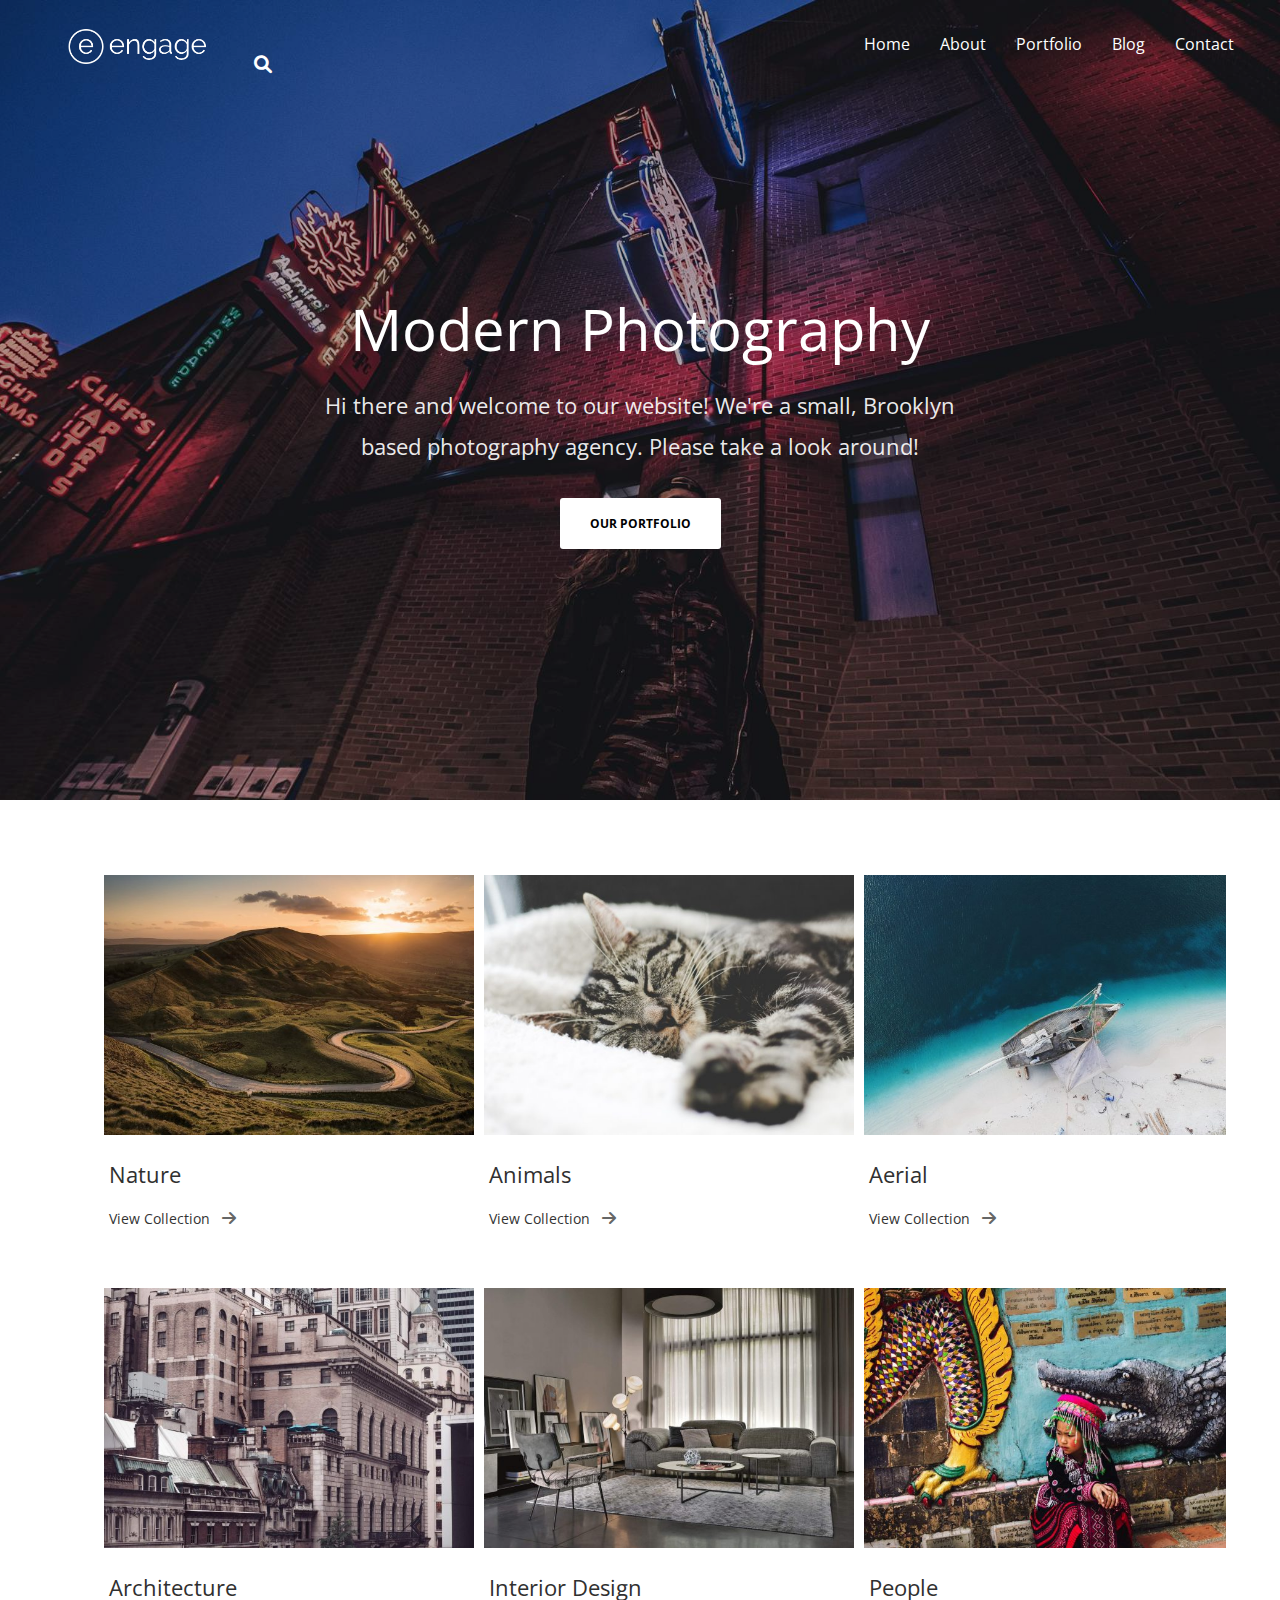
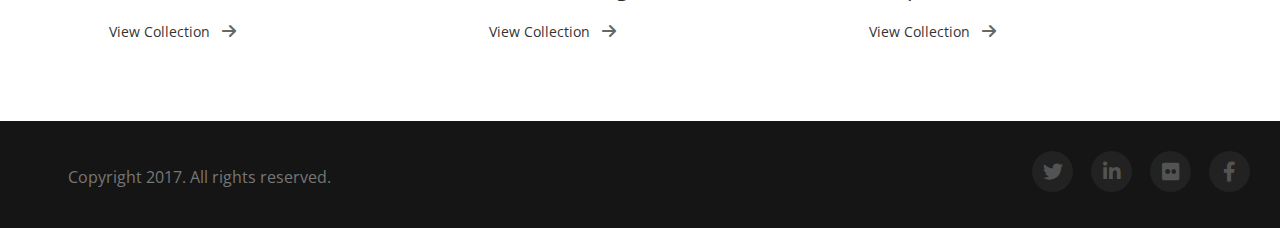
<file: index.html>
<!DOCTYPE html>
<html lang="en">
<head>
    <meta charset="UTF-8">
    <meta http-equiv="X-UA-Compatible" content="IE=edge">
    <meta name="viewport" content="width=device-width, initial-scale=1.0">
    <title>Modern Photgraphy</title>
    <!-- StyleSheet CSS -->
    <link rel="stylesheet" href="assets/css/photograph.css">
    <!-- Font Awesome V6.1 -->
    <link rel="stylesheet" href="assets/css/all.min.css">
    <!-- Media Query -->
    <link rel="stylesheet" href="assets/css/media-query-main.css">
</head>
<body class="body-main">
    <div class="header" id="home">
        <div class="overlay">
            <div class="navbar">
            <div class="logo">
                <a href="#home">
                    <img src="assets/images/logo-light.png" alt="logo picture for engage site"/>
                </a>
            </div>
            <div class="nav">
                <span>
                </span>
                <ul>
                    <li class="nav-list"><a href="index.html">Home</a></li>
                    <li class="nav-list"><a href="index-1.html">About</a></li>
                    <li class="nav-list"><a href="index-2.html">Portfolio</a></li>
                    <li class="nav-list"><a href="#">Blog</a></li>
                    <li class="nav-list"><a href="#">Contact</a></li>
                </ul>
                <div class="search">
                    <a href="#">
                        <i class="fa-solid fa-magnifying-glass"></i>
                    </a>
                </div>
            </div>
            </div>
            <div class="header-content">
                <h1>Modern Photography</h1>
                <p>Hi there and welcome to our website! We're a small, Brooklyn based photography agency. Please take a look around!</p>
                <button>
                    <a class="btn-a" href="index.html">Our PORTFOLIO</a>
                </button>
            </div>
        </div>
    </div>
    <div class="portfolio">
        <div class="container">
            <div class="pics-table">
                <div class="pic">
                    <img class="img-pic" src="assets/images/main-600x420.jpg" alt="picture for Nature of green mountains"/>
                    <h2 class="title-pic">Nature</h2>
                    <div class="collection">
                        <a href="#">View Collection </a>
                        <i class="fa-solid fa-arrow-right"></i>
                    </div>
                </div>
                <div class="pic">
                    <img class="img-pic" src="assets/images/photo-1493548578639-b0c241186eb0-600x420.jpeg" alt="picture for sleeping cat"/>
                    <h2 class="title-pic">Animals</h2>
                    <div class="collection">
                        <a href="#">View Collection </a>
                        <i class="fa-solid fa-arrow-right"></i>
                    </div>
                </div>
                <div class="pic">
                    <img class="img-pic" src="assets/images/main2-600x420.jpg" alt="picture for aerial of a boat on a sea beach"/>
                    <h2 class="title-pic">Aerial</h2>
                    <div class="collection">
                        <a href="#">View Collection </a>
                        <i class="fa-solid fa-arrow-right"></i>
                    </div>
                </div>
                <div class="pic">
                    <img class="img-pic" src="assets/images/ben-coles-279836-600x420.jpg" alt="picture for Architecture of white buildings"/>
                    <h2 class="title-pic">Architecture</h2>
                    <div class="collection">
                        <a href="#">View Collection </a>
                        <i class="fa-solid fa-arrow-right"></i>
                    </div>
                </div>
                <div class="pic">
                    <img class="img-pic" src="assets/images/crazy-diamond-fabric-sofa-arketipo-278592-reld5714d6d-600x420.jpg" alt="picture for Interior Design in a home"/>
                    <h2 class="title-pic">Interior Design</h2>
                    <div class="collection">
                        <a href="#">View Collection </a>
                        <i class="fa-solid fa-arrow-right"></i>
                    </div>
                </div>
                <div class="pic">
                    <img class="img-pic" src="assets/images/dani-alaez-260850-600x420.jpg" alt="picture for a girl sits"/>
                    <h2 class="title-pic">People</h2>
                    <div class="collection">
                        <a href="#">View Collection </a>
                        <i class="fa-solid fa-arrow-right"></i>
                    </div>
                </div>
            </div>
        </div>
    </div>
    <div class="social">
        <div class="container">
            <div class="copyright">
                <p>Copyright 2017. All rights reserved.</p>
            </div>
            <div >
                <span>
                </span>
                <ul class="social-cites">
                    <li class="social-list">
                        <i class="fa-brands fa-facebook-f"></i>
                    </li>
                    <li class="social-list">
                        <i class="fa-brands fa-flickr"></i>
                    </li>
                    <li class="social-list">
                        <i class="fa-brands fa-linkedin-in"></i>
                    </li>
                    <li class="social-list">
                        <i class="fa-brands fa-twitter"></i>
                    </li>
                </ul>
                <div class="clrfix"></div>
            </div>
        </div>
    </div>
</body>
</html>
</file>
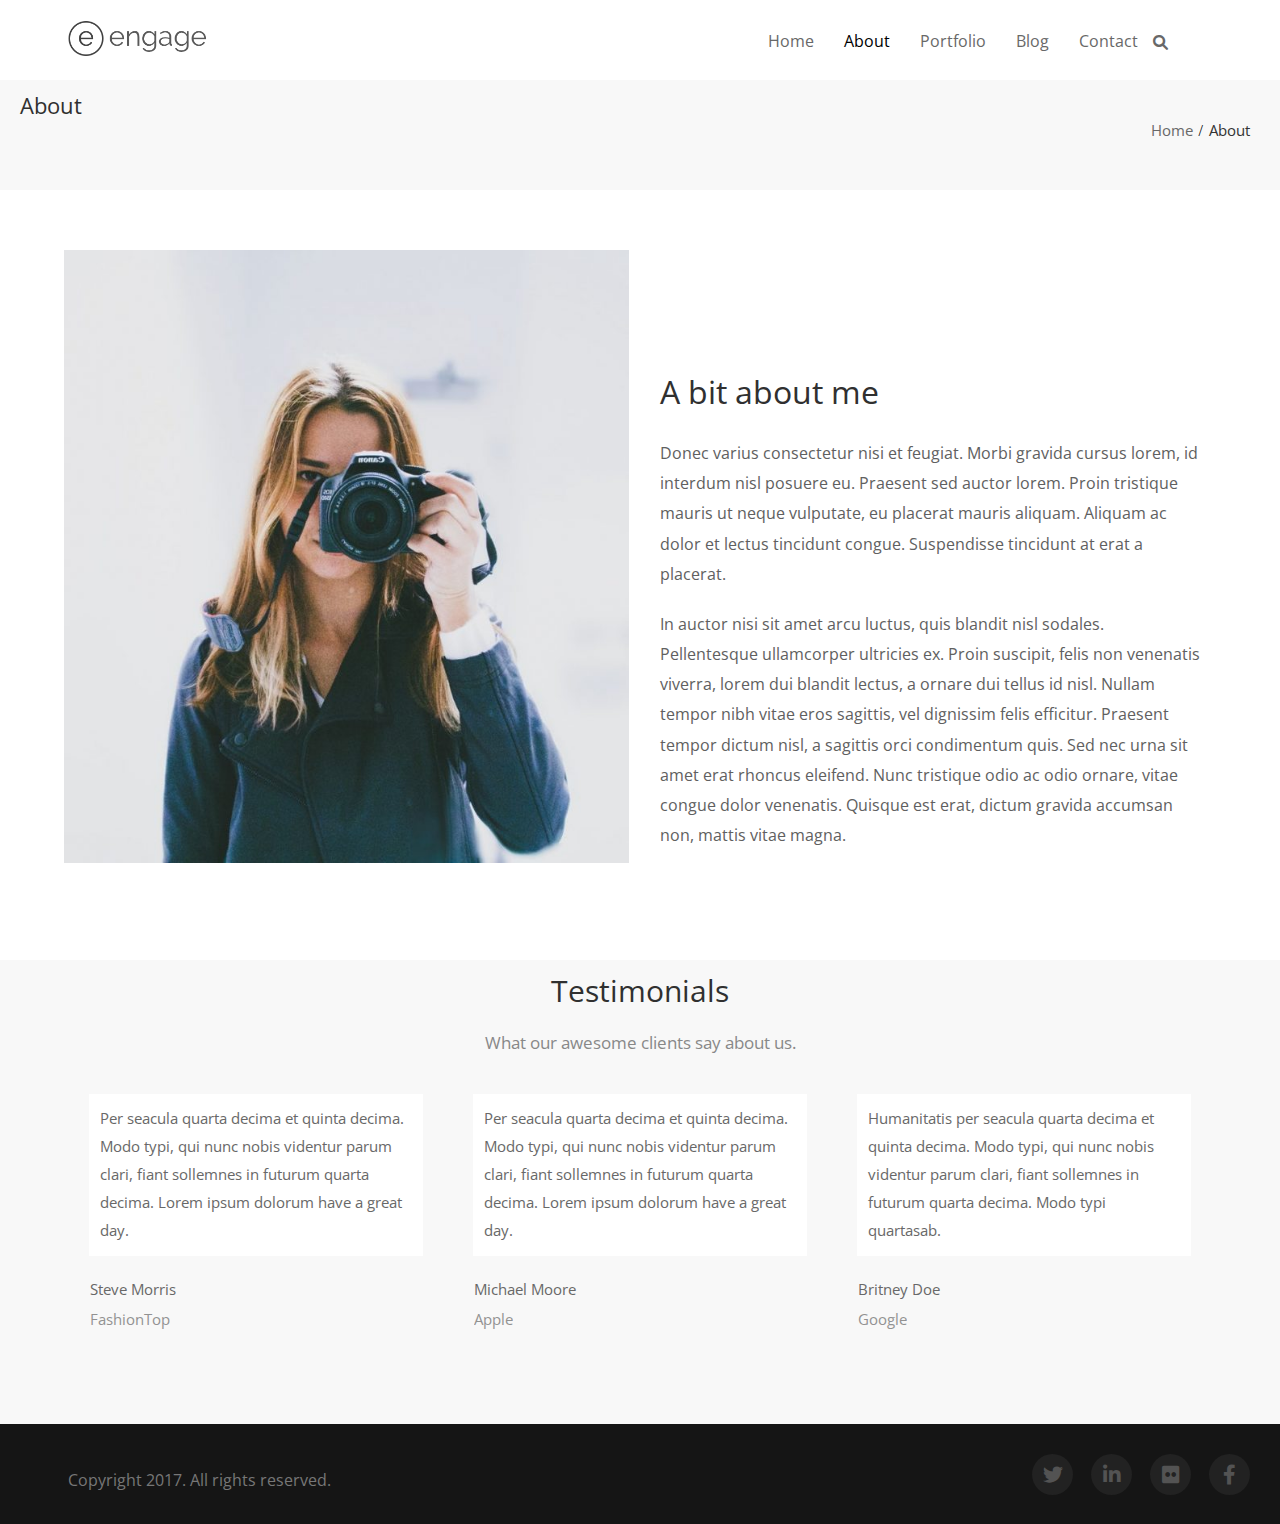
<file: index-1.html>
<!DOCTYPE html>
<html lang="en">
<head>
    <meta charset="UTF-8">
    <meta http-equiv="X-UA-Compatible" content="IE=edge">
    <meta name="viewport" content="width=device-width, initial-scale=1.0">
    <title>About Section</title>
    <!-- StyleSheet CSS -->
    <link rel="stylesheet" href="assets/css/photograph.css">
    <link rel="stylesheet" href="assets/css/portfolio.css">
    <link rel="stylesheet" href="assets/css/about.css">
    <!-- Font Awesome V6.1 -->
    <link rel="stylesheet" href="assets/css/all.min.css">
    <!-- Media Query -->
    <link rel="stylesheet" href="assets/css/media-query-about.css">

</head>
<body class="body-a">
    <div class="overflow">
        <div class="naviiii">
            <div class="navbar">
                <div class="logo">
                    <a href="#home">
                        <img src="assets/images/logo-dark.png" alt="logo picture for engage site"/>
                    </a>
                </div>
                <div class="nav">
                    <span>
                    </span>
                    <ul>
                        <li class="nav-list"><a href="index.html">Home</a></li>
                        <li class="nav-list"><a style="color:black" href="index-1.html">About</a></li>
                        <li class="nav-list"><a href="index-2.html">Portfolio</a></li>
                        <li class="nav-list"><a href="#">Blog</a></li>
                        <li class="nav-list"><a href="#">Contact</a></li>
                    </ul>
                    <div class="search">
                        <a href="#">
                            <i class="fa-solid fa-magnifying-glass"></i>
                        </a>
                    </div>
                </div>
            </div>
        </div>
        <div class="header-a">
            <div class="header-content-a">
                <h1>About</h1>
            </div>
            <div class="home-about">
                <a href="index.html">Home</a>
                <p class="dash">/</p>
                <a class="a-about" href="index-1.html">About</a>
            </div>
        </div>
        <div class="about">
            <div class="container">
                <div class="img-a">
                    <img src="assets/images/author-700x760.jpg" alt="Picture for girl holding camera"/>
                </div>
                <div class="about-content">
                    <h2>A bit about me</h2>
                    <p class="p1">Donec varius consectetur nisi et feugiat. Morbi gravida cursus lorem, id interdum nisl posuere eu. Praesent sed auctor lorem. Proin tristique mauris ut neque vulputate, eu placerat mauris aliquam. Aliquam ac dolor et lectus tincidunt congue. Suspendisse tincidunt at erat a placerat.</p>
                    <p class="p2">In auctor nisi sit amet arcu luctus, quis blandit nisl sodales. Pellentesque ullamcorper ultricies ex. Proin suscipit, felis non venenatis viverra, lorem dui blandit lectus, a ornare dui tellus id nisl. Nullam tempor nibh vitae eros sagittis, vel dignissim felis efficitur. Praesent tempor dictum nisl, a sagittis orci condimentum quis. Sed nec urna sit amet erat rhoncus eleifend. Nunc tristique odio ac odio ornare, vitae congue dolor venenatis. Quisque est erat, dictum gravida accumsan non, mattis vitae magna.</p>
                </div>
            </div>
        </div>
        <div class="testim">
            <div class="container">
                <div class="testim-content">
                    <h2>Testimonials</h2>
                    <p>What our awesome clients say about us.</p>
                </div>
                <div class="testim-parts">
                    <div class="testim-part">
                        <div class="testim-p">
                            <p>Per seacula quarta decima et quinta decima. Modo typi, qui nunc nobis videntur parum clari, fiant sollemnes in futurum quarta decima. Lorem ipsum dolorum have a great day.</p>
                        </div>
                        <div class="testim-n">
                            <h3>Steve Morris</h3>
                            <h4>FashionTop</h4>
                        </div>
                    </div>
                      <!--  -->
                    <div class="testim-part">
                        <div class="testim-p">
                            <p>Per seacula quarta decima et quinta decima. Modo typi, qui nunc nobis videntur parum clari, fiant sollemnes in futurum quarta decima. Lorem ipsum dolorum have a great day.</p>
                        </div>
                        <div class="testim-n">
                            <h3>Michael Moore</h3>
                            <h4>Apple</h4>
                        </div>
                    </div>
                      <!--  -->
                    <div class="testim-part">
                        <div class="testim-p">
                            <p>Humanitatis per seacula quarta decima et quinta decima. Modo typi, qui nunc nobis videntur parum clari, fiant sollemnes in futurum quarta decima. Modo typi quartasab.</p>
                        </div>
                        <div class="testim-n">
                            <h3>Britney Doe</h3>
                            <h4>Google</h4>
                        </div>
                    </div>
                </div>

            </div>
            
        </div>
        <div class="social">
            <div class="copyright">
                <p>Copyright 2017. All rights reserved.</p>
            </div>
            <div class="social-cites">
                <span>
                </span>
                <ul>
                    <li class="social-list">
                        <i class="fa-brands fa-facebook-f"></i>
                    </li>
                    <li class="social-list">
                        <i class="fa-brands fa-flickr"></i>
                    </li>
                    <li class="social-list">
                        <i class="fa-brands fa-linkedin-in"></i>
                    </li>
                    <li class="social-list">
                        <i class="fa-brands fa-twitter"></i>
                    </li>
                </ul>
            </div>
        </div>
    </div>  
</body>
</html>
</file>
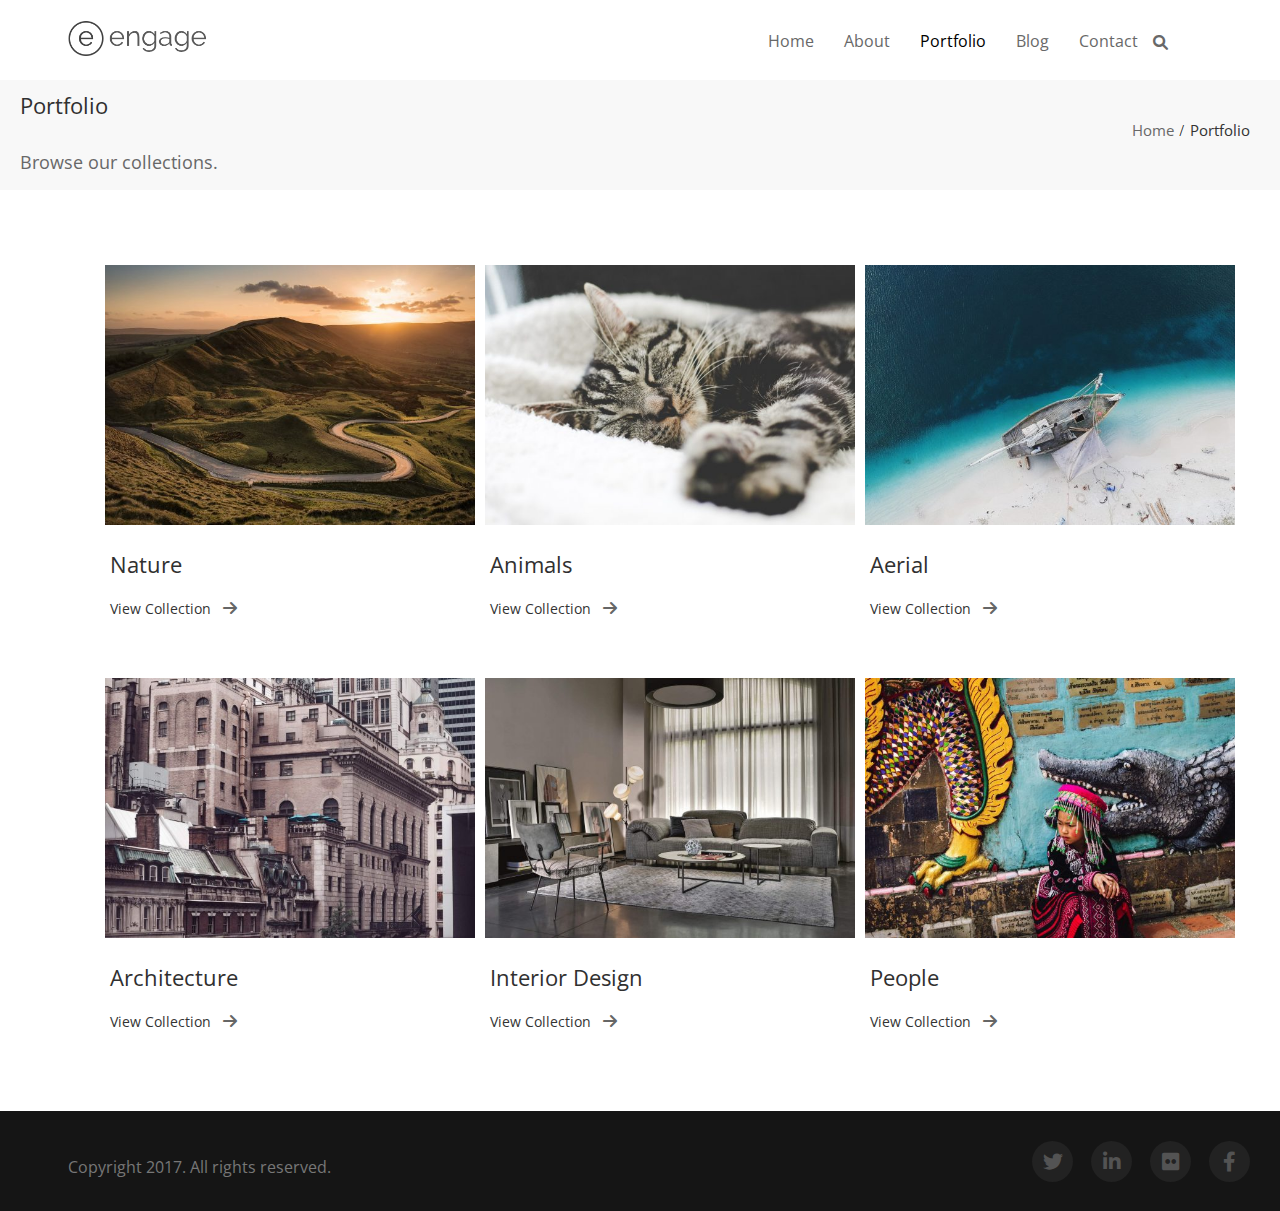
<file: index-2.html>
<!DOCTYPE html>
<html lang="en">
<head>
    <meta charset="UTF-8">
    <meta http-equiv="X-UA-Compatible" content="IE=edge">
    <meta name="viewport" content="width=device-width, initial-scale=1.0">
    <title>Portfolio Section</title>
    <!-- StyleSheet CSS -->
    <link rel="stylesheet" href="assets/css/photograph.css">
    <link rel="stylesheet" href="assets/css/portfolio.css">
    <!-- Font Awesome V6.1 -->
    <link rel="stylesheet" href="assets/css/all.min.css">
    <!-- Media Query -->
    <link rel="stylesheet" href="assets/css/media-query-portfolio.css">
</head>
<body class="body-p">
    <div class="overflow">
        <div class="naviiii">
            <div class="navbar">
                <div class="logo">
                    <a href="#home">
                        <img src="assets/images/logo-dark.png" alt="logo picture for engage site"/>
                    </a>
                </div>
                <div class="nav">
                    <span>
                    </span>
                    <ul>
                        <li class="nav-list"><a href="index.html">Home</a></li>
                        <li class="nav-list"><a href="index-1.html">About</a></li>
                        <li class="nav-list"><a style="color:black" href="index-2.html">Portfolio</a></li>
                        <li class="nav-list"><a href="#">Blog</a></li>
                        <li class="nav-list"><a href="#">Contact</a></li>
                    </ul>
                    <div class="search">
                        <a href="#">
                            <i class="fa-solid fa-magnifying-glass"></i>
                        </a>
                    </div>
                </div>
            </div>
        </div>
        <div class="header-p">
            <div class="header-content-p">
                <h1>Portfolio</h1>
                <p>Browse our collections.</p>
            </div>
            <div class="home-portfolio">
                <a href="index.html">Home</a>
                <p class="dash">/</p>
                <a class="a-portfolio" href="index-2.html">Portfolio</a>
            </div>
        </div>
        <div class="portfolio">
            <div class="pics-table">
                <div class="pic">
                    <img class="img-pic" src="assets/images/main-600x420.jpg" alt="picture for Nature of green mountains"/>
                    <h2 class="title-pic">Nature</h2>
                    <div class="collection">
                        <a href="#">View Collection </a>
                        <i class="fa-solid fa-arrow-right"></i>
                    </div>
                </div>
                <div class="pic">
                    <img class="img-pic" src="assets/images/photo-1493548578639-b0c241186eb0-600x420.jpeg" alt="picture for sleeping cat"/>
                    <h2 class="title-pic">Animals</h2>
                    <div class="collection">
                        <a href="#">View Collection </a>
                        <i class="fa-solid fa-arrow-right"></i>
                    </div>
                </div>
                <div class="pic">
                    <img class="img-pic" src="assets/images/main2-600x420.jpg" alt="picture for aerial of a boat on a sea beach"/>
                    <h2 class="title-pic">Aerial</h2>
                    <div class="collection">
                        <a href="#">View Collection </a>
                        <i class="fa-solid fa-arrow-right"></i>
                    </div>
                </div>
                <div class="pic">
                    <img class="img-pic" src="assets/images/ben-coles-279836-600x420.jpg" alt="picture for Architecture of white buildings"/>
                    <h2 class="title-pic">Architecture</h2>
                    <div class="collection">
                        <a href="#">View Collection </a>
                        <i class="fa-solid fa-arrow-right"></i>
                    </div>
                </div>
                <div class="pic">
                    <img class="img-pic" src="assets/images/crazy-diamond-fabric-sofa-arketipo-278592-reld5714d6d-600x420.jpg" alt="picture for Interior Design in a home"/>
                    <h2 class="title-pic">Interior Design</h2>
                    <div class="collection">
                        <a href="#">View Collection </a>
                        <i class="fa-solid fa-arrow-right"></i>
                    </div>
                </div>
                <div class="pic">
                    <img class="img-pic" src="assets/images/dani-alaez-260850-600x420.jpg" alt="picture for a girl sits"/>
                    <h2 class="title-pic">People</h2>
                    <div class="collection">
                        <a href="#">View Collection </a>
                        <i class="fa-solid fa-arrow-right"></i>
                    </div>
                </div>
            </div>
        </div>
        <div class="social">
            <div class="copyright">
                <p>Copyright 2017. All rights reserved.</p>
            </div>
            <div class="social-cites">
                <span>
                </span>
                <ul>
                    <li class="social-list">
                        <i class="fa-brands fa-facebook-f"></i>
                    </li>
                    <li class="social-list">
                        <i class="fa-brands fa-flickr"></i>
                    </li>
                    <li class="social-list">
                        <i class="fa-brands fa-linkedin-in"></i>
                    </li>
                    <li class="social-list">
                        <i class="fa-brands fa-twitter"></i>
                    </li>
                </ul>
            </div>
        </div>
    </div>
</body>
</html>
</file>
<file: assets/css/photograph.css>
@import url('https://fonts.googleapis.com/css2?family=Open+Sans&display=swap');
@import url('https://fonts.googleapis.com/css2?family=Open+Sans:wght@700&display=swap');

*{
    margin: 0px;
    padding: 0px;
}
/*----------Body----------*/
body{
    height:1000px;
}
.overlay{
    background-color: rgba(0,0,0,0.3);
    height: 800px;
    position: absolute;
    top:0;
    bottom:0;
    left:0;
    right:0;
}
/*----------navbar----------*/
/*logo*/
.navbar .logo{
    float:left;
    width:20%;
}
.navbar .logo img{
    height:37px;
    padding-top:28px;
    padding-left: 68px;
}
/*nav*/
.navbar .nav{
    float:right;
    width: 75%;
    margin-right: 64px;
    padding-top:33px;
}
.navbar .nav span{
    float:left;
    content:'';
    color:transparent;
    background-color: transparent;
    height:20px;
    width:595px;
}
.navbar .nav .search{
    padding-top:4px;
}
a i{
    color:white;
    font-size: 18px;
    font-weight: 100;
}
ul{
    list-style-type: none;
}
.navbar .nav .nav-list{
    float:left;
    padding-left: 15px;
    padding-right: 15px;
}
.navbar .nav .nav-list a{
    color:white;
    text-decoration: none;
    font-size: 16px;
    font-family: 'Open Sans', sans-serif;
    font-weight: 400;
}
/*----------Header----------*/
.header{
    background-image: url('../images/redd-angelo-252496.jpg');
    background-position-x: 50%;
    background-position-y: 0%;
    background-repeat: no-repeat;
    height:800px;
    width:100%;
    background-size: cover;
    background-repeat: no-repeat;
    overflow: hidden;
}
.header-content{
    text-align: center;
    padding-top: 309px;
}
.header-content h1{
    color:rgb(255, 255, 255);
    font-size: 58px;
    font-family: 'Open Sans', sans-serif;
    font-weight: 400;
    line-height: 40.92px;
    margin-bottom: 35px;
}
.header-content p{
    color:rgba(255, 255, 255, 0.92);
    font-size: 22px;
    font-family: 'Open Sans', sans-serif;
    font-weight: 400;
    line-height: 40.92px;
    padding-left: 320px;
    padding-right: 320px;
    margin-bottom: 31px;
}
.header-content button{
    cursor:pointer;
    padding:15px 28px;
    border-radius: 3px;
    border:2px solid transparent;
    background-color: white;
    
}
.btn-a{
    text-decoration: none;
    color:black;
    font-size: 12px;
    font-family: 'Open Sans', sans-serif;
    font-weight: 700;
    text-transform: uppercase;
}
/* Portfolio */
.portfolio{
    padding-bottom:50px;
    background-color: white;
    overflow: hidden;
    padding-left: 40px;
    padding-right: 40px;
}
.portfolio .container{
    overflow: hidden;
    width:96%;
    margin: auto;
}
.pics-table{
    width:100%;
    background-color: white;
    margin:50px 10px;
}
.pics-table .pic{
    float:left;
    margin:30px 20px;
    box-sizing: border-box;
}
.pics-table .pic .img-pic{
    width:370px;
    height:260px;
    cursor: pointer;
    margin-bottom:20px;
    margin-right: 10px;
    margin-left: 10px;
}
.pics-table .pic .img-pic img{
    width:100%;
    height:100%;
}
.pics-table .pic .title-pic{
    color:rgb(48, 48, 48);
    cursor: pointer;
    font-size: 22px;
    font-family: 'Open Sans', sans-serif;
    font-weight: 400;
    margin-left:10px;
    margin-bottom:20px;
}
.pics-table .pic .collection a{
    text-decoration: none;
    color:rgb(51, 51, 51);
    cursor: pointer;
    margin-left:10px;
    display: inline-block;
    background-color: rgba(0, 0, 0, 0);
    font-size: 14px;
    font-family: 'Open Sans', sans-serif;
    font-weight: 400;
}
.pics-table .pic .collection i{
    color:rgb(102, 102, 102);
    margin:0px 0px 0px 8px;
}
/*---------Social-----------*/
.social{
    background-color: rgb(21, 21, 21);
    overflow: hidden;
}
.social .container{
    overflow: hidden;
    margin-bottom:0px;
    height:107px;
}
.social .copyright{
    float:left;
    width:50%;
    color:rgb(119, 119, 119);
    padding-left:68px;
    padding-top:45px;
}
.copyright p{
    font-size: 16px;
    font-family: 'Open Sans', sans-serif;
    font-weight: 400;
}
ul{
    list-style-type: none;
}

.social .social-cites span{
    float:left;
    content:'';
    color:transparent;
    background-color: transparent;
    height:20px;
    width:345px;
    margin-top:50px;
}
.social .social-cites .social-list{
    float:left;
    margin-top:40px;
    margin-left:8px;
}
.social .social-cites .social-list i{
    color:rgb(83, 83, 83);
    background-color: #222222;
    font-size: 20px;
    font-weight: 400;
    line-height: 25px;
    width:25px;
    height: 25px;
    padding: 8px;
    border-radius: 100%;
    text-align: center;
}
</file>
<file: assets/css/media-query-main.css>
/* Extra small devices (portrait phones, less than 576px) */
@media screen and (max-width: 575px) {
/*logo*/
.navbar .logo{
    float:none;
    width:30%;
    margin:0px 35%;
}
.navbar .logo img{
    height:30px;
    padding-top: 10px;
    padding-left: 0px;
}
/*nav*/
.navbar .nav{
    float:none;
    width: 100%;
    margin-left: 0px;
    padding-top:10px;
}
.navbar .nav span{
    height:0px;
    width:0px;
}
.navbar .nav .search{
    float: none;
    padding-top:2px;
    padding-left:0px;
}
a i{
    font-size: 10px;
}
.navbar .nav .nav-list{
    padding-left: 8px;
    padding-right: 8px;
}
.navbar .nav .nav-list a{
    font-size: 15px;
}
/*----------Header----------*/
.header-content{
    padding-top: 150px;
}
.header-content h1{
    font-size: 32px;
    margin-bottom: 20px;
}
.header-content p{
    font-size: 16px;
    width:90%;
    margin: auto;
    line-height: 20px;
    padding-left: 10px;
    padding-right: 10px;
    margin-bottom: 150px;
}
.header-content button{
    padding:10px 20px; 
}
.btn-a{
    font-size: 10px;
}
/* Portfolio */
.portfolio{
    padding-left: 20px;
    padding-right: 20px;
}
.pics-table{
    margin:15px 0px;
}
.pics-table .pic{
    margin:20px 0px;
}
.pics-table .pic .img-pic{
    margin: auto;
    margin-bottom:0px;
    margin-right: 0px;
    margin-left: 0px;
}
.pics-table .pic .title-pic{
    font-size: 15px;
    margin-left:0px;
    margin-bottom:5px;
}
.pics-table .pic .collection a{
    margin-left:0px;
    font-size: 12px;
}
.pics-table .pic .collection i{
    margin:5px 0px 0px 8px;
}
/*---------Social-----------*/
.social .copyright{
    overflow: hidden;
    float:none;
    width:100%;
    padding-left:0px;
    padding-top:20px;
}
.copyright p{
    font-size: 12px;
    text-align: center;
    margin-bottom: 20px;
}
.social .social-cites span{
    float:none;
    height:0px;
    width:0px;
    margin-top:0px;
}
.social .social-cites{
    float:none;
    width:50%;
    margin: auto;
    overflow: hidden;
}
.social .social-cites .social-list{
    float:left;
    margin-top:0px;
}
.social .social-cites .social-list i{
    font-size: 12px;
    line-height: 15px;
    width:15px;
    height: 15px;
    padding: 5px;
}
}
/* Small devices (landscape phones, 576px and up)----------------------------------*/
@media screen and (min-width: 576px) and (max-width:766px) {
/*logo*/ 
.navbar .logo{
    float:none;
    width:20%;
    margin:auto;
}
.navbar .logo img{
    height:30px;
    padding-top: 10px;
    padding-left: 0px;
}
/*nav*/
.navbar .nav{
    float:none;
    width: 58%;
    margin: auto;
    padding-top:10px;
}
.navbar .nav span{
    height:0px;
    width:0px;
}
.navbar .nav .search{
    float: none;
    padding-top:2px;
    padding-left:0px;
}
a i{
    font-size: 10px;
}
.navbar .nav .nav-list{
    padding-left: 8px;
    padding-right: 8px;
}
.navbar .nav .nav-list a{
    font-size: 15px;
}
/*----------Header----------*/
.header-content{
    padding-top: 100px;
}
.header-content h1{
    font-size: 32px;
    margin-bottom: 35px;
}
.header-content p{
    font-size: 18px;
    width:65%;
    margin: auto;
    line-height: 25px;
    padding-left: 10px;
    padding-right: 10px;
    margin-bottom: 160px;
}
.header-content button{
    padding:10px 20px; 
}
.btn-a{
    font-size: 12px;
}
/* Portfolio */
.portfolio{
    padding-left: 15px;
    padding-right: 15px;
}
.pics-table{
    margin:40px 20px 0px;
}
.pics-table .pic{
    margin:50px 0px 10px 0px;
    display: inline-block;
    margin:auto;
    width:100%;
}
.pics-table .pic .img-pic{
    margin: auto;
    margin-bottom:0px;
    margin-right: 0px;
    margin-left: 0px;
    width:90%;

}
.pics-table .pic .title-pic{
    font-size: 18px;
    margin-left:0px;
    margin-bottom:5px;
}
.pics-table .pic .collection a{
    margin-left:0px;
    font-size: 13px;
    margin-bottom: 40px;
}
.pics-table .pic .collection i{
    margin:5px 0px 0px 8px;
}
/*---------Social-----------*/
.social .copyright{
    float:none;
    width:100%;
    padding-left:0px;
    padding-top:20px;
}
.copyright p{
    font-size: 14px;
    text-align: center;
    margin-bottom: 20px;
}
.social .social-cites span{
    float:none;
    height:0px;
    width:0px;
    margin-top:0px;
}
.social .social-cites{
    text-align: center;
    float:none;
    width:23%;
    margin: auto;
    overflow: hidden;
}
.social .social-cites .social-list{
    float:left;
    margin-top:0px;
}
.social .social-cites .social-list i{
    font-size: 15px;
    line-height: 18px;
    width:18px;
    height: 18px;
    padding: 5px;
}
}
/* Medium devices (tablets, 768px and up)----------------------*/
@media screen and (min-width: 767px) and (max-width:991px) {
    /*logo*/ 
    .navbar .logo{
        float:left;
        width:20%;
        margin:auto;
    }
    .navbar .logo img{
        height:30px;
        padding-top: 20px;
        padding-left: 10px;
    }
    /*nav*/
    .navbar .nav{
        float:right;
        width: 45%;
        margin: auto;
        padding-top:25px;
    }
    .navbar .nav span{
        height:0px;
        width:0px;
    }
    .navbar .nav .search{
        float: none;
        padding-top:2px;
        padding-left:0px;
    }
    a i{
        font-size: 10px;
    }
    .navbar .nav .nav-list{
        padding-left: 8px;
        padding-right: 8px;
    }
    .navbar .nav .nav-list a{
        font-size: 15px;
    }
    /*----------Header----------*/
    .header-content{
        padding-top: 200px;
    }
    .header-content h1{
        font-size: 32px;
        margin-bottom: 55px;
    }
    .header-content p{
        font-size: 22px;
        width:60%;
        margin: auto;
        line-height: 25px;
        padding-left: 10px;
        padding-right: 10px;
        margin-bottom: 150px;
    }
    .header-content button{
        padding:10px 20px; 
    }
    .btn-a{
        font-size: 12px;
    }
    /* Portfolio */
    .portfolio{
        padding-left: 0px;
        padding-right: 0px;
    }
    .pics-table{
        margin:50px 40px 0px 40px;
    }
    .pics-table .pic{
        float:left;
        margin:0px 0px 0px 0px;
        width:30%;
        margin:auto;
    }
    .pics-table .pic .img-pic{
        margin: auto;
        margin-bottom:0px;
        margin-right: 0px;
        margin-left: 0px;
        width:90%;
    
    }
    .pics-table .pic .title-pic{
        font-size: 18px;
        margin-left:0px;
        margin-bottom:5px;
    }
    .pics-table .pic .collection a{
        margin-left:0px;
        font-size: 13px;
        margin-bottom: 40px;
    }
    .pics-table .pic .collection i{
        margin:5px 0px 0px 8px;
    }
    /*---------Social-----------*/
    .social .copyright{
        float:left;
        width:40%;
        padding-left:0px;
        padding-top:20px;
    }
    .copyright p{
        font-size: 16px;
        text-align: center;
        margin-bottom: 20px;
    }
    .social .social-cites span{
        float:none;
        height:0px;
        width:0px;
        margin-top:0px;
    }
    .social .social-cites{
        text-align: center;
        margin-right: 10px;
        float:right;
        width:22%;
        margin: auto;
        overflow: hidden;
    }
    .social .social-cites .social-list{
        float:left;
        margin-top:20px;
        width:20%;
    }
    .social .social-cites .social-list i{
        font-size: 15px;
        line-height: 18px;
        width:18px;
        height: 18px;
        padding: 5px;
        text-align: center;
    }
}
/* Large devices (desktops, 992px and up) */
@media screen and (min-width: 992px) and (max-width:1199px) {
    /*logo*/ 
    .navbar .logo{
        float:left;
        width:20%;
        margin:auto;
    }
    .navbar .logo img{
        height:32px;
        padding-top: 20px;
        padding-left: 10px;
    }
    /*nav*/
    .navbar .nav{
        float:right;
        width: 35%;
        margin: auto;
        padding-top:25px;
    }
    .navbar .nav span{
        height:0px;
        width:0px;
    }
    .navbar .nav .search{
        float: none;
        padding-top:2px;
        padding-left:0px;
    }
    a i{
        font-size: 10px;
    }
    .navbar .nav .nav-list{
        padding-left: 8px;
        padding-right: 8px;
    }
    .navbar .nav .nav-list a{
        font-size: 15px;
    }
    /*----------Header----------*/
    .header-content{
        padding-top: 200px;
    }
    .header-content h1{
        font-size: 32px;
        margin-bottom: 35px;
    }
    .header-content p{
        font-size: 18px;
        width:50%;
        margin: auto;
        line-height: 25px;
        padding-left: 10px;
        padding-right: 10px;
        margin-bottom: 150px;
    }
    .header-content button{
        padding:10px 20px; 
    }
    .btn-a{
        font-size: 12px;
    }
    /* Portfolio */
    .portfolio{
        padding-left: 0px;
        padding-right: 0px;
        padding-top:50px;
    }
    .pics-table{
        margin:0px 40px 0px 50px;
    }
    .pics-table .pic{
        float:left;
        margin:0px 0px 0px 0px;
        width:30%;
        margin:auto;
    }
    .pics-table .pic .img-pic{
        margin: auto;
        margin-bottom:0px;
        margin-right: 0px;
        margin-left: 0px;
        width:90%;
    
    }
    .pics-table .pic .title-pic{
        font-size: 18px;
        margin-left:0px;
        margin-bottom:5px;
    }
    .pics-table .pic .collection a{
        margin-left:0px;
        font-size: 13px;
        margin-bottom: 40px;
    }
    .pics-table .pic .collection i{
        margin:5px 0px 0px 8px;
    }
/*---------Social-----------*/
    .social .copyright{
        float:left;
        width:40%;
        padding-left:0px;
        padding-top:20px;
    }
    .copyright p{
        font-size: 16px;
        text-align: center;
        margin-bottom: 20px;
    }
    .social .social-cites span{
        float:none;
        height:0px;
        width:0px;
        margin-top:0px;
    }
    .social .social-cites{
        text-align: center;
        margin-right: 10px;
        float:right;
        width:22%;
        margin: auto;
        overflow: hidden;
    }
    .social .social-cites .social-list{
        float:left;
        margin-top:20px;
        width:20%;
    }
    .social .social-cites .social-list i{
        font-size: 15px;
        line-height: 18px;
        width:18px;
        height: 18px;
        padding: 5px;
        text-align: center;
    }
}
 /* Extra large devices (large desktops, 1200px and up)----------------------------*/
@media (min-width: 1200px) {
/*----------navbar----------*/
/*logo*/
.navbar .logo{
    float:left;
    width:18%;
}
.navbar .logo img{
    height:37px;
    padding-top:28px;
    padding-left: 68px;
}
/*nav*/
.navbar .nav{
    float:right;
    width: 79%;
    margin-right: 15px;
    padding-top:33px;
}
.navbar .nav span{
    float:left;
    content:'';
    color:transparent;
    background-color: transparent;
    height:20px;
    width:595px;
}
.navbar .nav .search{
    padding-top:4px;
}
a i{
    color:white;
    font-size: 18px;
    font-weight: 100;
}
ul{
    list-style-type: none;
}
.navbar .nav .nav-list{
    float:left;
    padding-left: 15px;
    padding-right: 15px;
}
.navbar .nav .nav-list a{
    color:white;
    text-decoration: none;
    font-size: 16px;
    font-family: 'Open Sans', sans-serif;
    font-weight: 400;
}
/*----------Header----------*/
.header{
    background-image: url('../images/redd-angelo-252496.jpg');
    background-position-x: 50%;
    background-position-y: 0%;
    background-repeat: no-repeat;
    height:800px;
    width:100%;
    background-size: cover;
    background-repeat: no-repeat;
    overflow: hidden;
}
.header-content{
    text-align: center;
    padding-top: 309px;
}
.header-content h1{
    color:rgb(255, 255, 255);
    font-size: 58px;
    font-family: 'Open Sans', sans-serif;
    font-weight: 400;
    line-height: 40.92px;
    margin-bottom: 35px;
}
.header-content p{
    color:rgba(255, 255, 255, 0.92);
    font-size: 22px;
    font-family: 'Open Sans', sans-serif;
    font-weight: 400;
    line-height: 40.92px;
    padding-left: 320px;
    padding-right: 320px;
    margin-bottom: 31px;
}
.header-content button{
    cursor:pointer;
    padding:15px 28px;
    border-radius: 3px;
    border:2px solid transparent;
    background-color: white;
    
}
.btn-a{
    text-decoration: none;
    color:black;
    font-size: 12px;
    font-family: 'Open Sans', sans-serif;
    font-weight: 700;
    text-transform: uppercase;
}
/* Portfolio */
.portfolio{
    padding-bottom:50px;
    background-color: white;
    overflow: hidden;
    padding-left: 30px;
    padding-right: 30px;
}
.portfolio .container{
    overflow: hidden;
    width:96%;
    margin: auto;
}
.pics-table{
    width:100%;
    background-color: white;
    margin:45px 10px 20px 45px;
}
.pics-table .pic{
    float:left;
    margin:30px 0px;
    box-sizing: border-box;
}
.pics-table .pic .img-pic{
    width:370px;
    height:260px;
    cursor: pointer;
    margin-bottom:20px;
    margin-right: 5px;
    margin-left: 5px;
}
.pics-table .pic .img-pic img{
    width:100%;
    height:100%;
}
.pics-table .pic .title-pic{
    color:rgb(48, 48, 48);
    cursor: pointer;
    font-size: 22px;
    font-family: 'Open Sans', sans-serif;
    font-weight: 400;
    margin-left:10px;
    margin-bottom:20px;
}
.pics-table .pic .collection a{
    text-decoration: none;
    color:rgb(51, 51, 51);
    cursor: pointer;
    margin-left:10px;
    display: inline-block;
    background-color: rgba(0, 0, 0, 0);
    font-size: 14px;
    font-family: 'Open Sans', sans-serif;
    font-weight: 400;
}
.pics-table .pic .collection i{
    color:rgb(102, 102, 102);
    margin:0px 0px 0px 8px;
}
/*---------Social-----------*/
.social .container{
    overflow: hidden;
    margin-bottom:0px;
    background-color: rgb(21, 21, 21);
    height:107px;
}
.social .copyright{
    float:left;
    width:40%;
    color:rgb(119, 119, 119);
    padding-left:68px;
    padding-top:45px;
}
.copyright p{
    font-size: 16px;
    font-family: 'Open Sans', sans-serif;
    font-weight: 400;
}
ul{
    list-style-type: none;
}

.social .social-cites span{
    float:left;
    content:'';
    color:transparent;
    background-color: transparent;
    height:0px;
    width:0px;
    margin-top:0px;
}
.social .social-cites{
    text-align: center;
    margin-right: 20px;
    float:right;
    width:22%;
    overflow: hidden;
}
.social .social-cites .social-list{
    float:right;
    margin-top:30px;
    margin-left:8px;
    margin-right: 10px;
}
.social .social-cites .social-list i{
    color:rgb(83, 83, 83);
    background-color: #222222;
    font-size: 20px;
    font-weight: 400;
    line-height: 25px;
    width:25px;
    height: 25px;
    padding: 8px;
    border-radius: 100%;
    text-align: center;
}

}
</file>
<file: assets/css/portfolio.css>
@import url('https://fonts.googleapis.com/css2?family=Open+Sans&display=swap');
@import url('https://fonts.googleapis.com/css2?family=Open+Sans:wght@700&display=swap');

*{
    margin: 0px;
    padding: 0px;
}
.body-p{
    height:1000px;
}
.overflow{
    overflow: hidden;
}
.naviiii{ 
    width: 100%;
    position: fixed;
    top:0;
}
.navbar{
    background-color: rgb(255, 255, 255);
    height:60px;
}
.navbar .logo img{
    padding-top:15px;
}
.navbar .nav{
    padding-top:20px;
}
a i{
    color:black;
}
.naviiii .navbar .nav .nav-list a{
    color: #686868;
}
.naviiii .navbar .nav .nav-list a:hover{
    color: black;
}
/*------Header---------*/
.header-p{
    margin-top: 50px;
    height: 160px;
    background-color: rgb(248, 248, 248);
}
.header-content-p{
    float:left;
}
.header-p .header-content-p h1{
    margin-top:40px;
    margin-left: 63px;
    margin-bottom: 12px;
    color:rgb(48, 48, 48);
    font-size: 24px;
    font-family: 'Open Sans', sans-serif;
    font-weight: 400;
}
.header-p .header-content-p p{
    margin-left: 63px;
    color:rgb(104, 104, 104);
    font-size: 16px;
    font-family: 'Open Sans', sans-serif;
    font-weight: 400;
}
.home-portfolio{
    float:right;
    margin-top:70px;
    margin-right: 70px;
}
.dash{
    display: inline;
    margin: 0px 4px;
}
.home-portfolio a{
    text-decoration: none;
    font-size: 15px;
    font-family: 'Open Sans', sans-serif;
    font-weight: 400;
    color:rgb(104, 104, 104);
}
a.a-portfolio{ 
    color:rgb(51, 51, 51);
}
</file>
<file: assets/css/about.css>
@import url('https://fonts.googleapis.com/css2?family=Open+Sans&display=swap');
@import url('https://fonts.googleapis.com/css2?family=Open+Sans:wght@700&display=swap');

*{
    margin: 0px;
    padding: 0px;
}
.body-a{
    height: 1000px;
}
/*---------header---------*/
.header-a{
    margin:auto;
    margin-top: 50px;
    height: 120px;
    background-color: rgb(248, 248, 248);
}
.header-content-a{
    float:left;
}
.header-a .header-content-a h1{
    margin-top:40px;
    margin-left: 63px;
    margin-bottom: 12px;
    color:rgb(48, 48, 48);
    font-size: 24px;
    font-family: 'Open Sans', sans-serif;
    font-weight: 400;
}
.home-about{
    float:right;
    margin-top:70px;
    margin-right: 70px;
}
.home-about a{
    text-decoration: none;
    font-size: 15px;
    font-family: 'Open Sans', sans-serif;
    font-weight: 400;
    color:rgb(104, 104, 104);
}
a.a-about{ 
    color:rgb(51, 51, 51);
}
/*---------About Content---------*/
.about{
    height: 500px;
}
.about .container{
    width:90%;
    margin: 50px 5%;
    height: 613px;
    overflow: hidden;
}
.about .about-content{
    float:right;
    width:47%;
    padding-top:120px;
    padding-right: 5px;
}
.about .img-a img{
    float:left;
    width:565px;
    height:613px;
}
.about .about-content h2{
    font-size: 32px;
    font-family: 'Open Sans', sans-serif;
    font-weight: 400;
    color:rgb(48, 48, 48);
    margin-bottom:25px;
}
.about .about-content p.p1{
    font-size: 16.224px;
    font-family: 'Open Sans', sans-serif;
    font-weight: 400;
    color:rgb(96, 96, 96);
    line-height: 30.1766px;
    margin-bottom: 20px;
}
.about .about-content p.p2{
    font-size: 16.224px;
    font-family: 'Open Sans', sans-serif;
    font-weight: 400;
    color:rgb(96, 96, 96);
    line-height: 30.1766px;
}
/*---------Testimonials---------*/
.testim{
    text-align: center;
    background-color: rgb(248, 248, 248);
}
.testim .container{
    margin:auto;
    width:90%;
    overflow: hidden;
}
.testim .testim-content h2{
    padding-top:10px;
    color:rgb(48, 48, 48);
    font-size: 30px;
    font-family: 'Open Sans', sans-serif;
    font-weight: 400;
    margin-bottom: 20px;
}
.testim .testim-content p{
    color:rgb(136, 136, 136);
    font-size: 17px;
    font-family: 'Open Sans', sans-serif;
    font-weight: 400;
    margin-bottom: 20px;
}
.testim .container .testim-parts{
    width:100%;
    height:400px;
}
.testim .container .testim-parts .testim-part{
    float:left;
    width:33.33334%;
}
.testim .container .testim-parts .testim-p{
    margin:50px 25px;
    padding:22px 30px;
    border: 1px solid transparent;
    background-color: rgb(255, 255, 255);
}
.testim .container .testim-parts .testim-part .testim-p p{
    color:rgb(104, 104, 104);
    font-size: 16px;
    font-family: 'Open Sans', sans-serif;
    font-weight: 400;
    line-height: 27.96px;
    text-align: left;
}
.testim .container .testim-parts .testim-part .testim-n h3{
    color:rgb(104, 104, 104);
    font-size: 15px;
    font-family: 'Open Sans', sans-serif;
    margin-top:20px;
    font-weight: 400;
    line-height: 27.9px;
    padding-left:26px;
    text-align: left;
}
.testim .container .testim-parts .testim-part .testim-n h4{
    color:rgb(104, 104, 104);
    font-size: 15px;
    font-family: 'Open Sans', sans-serif;
    font-weight: 400;
    line-height: 27.9px;
    margin-top:2px;
    padding-left:26px;
    opacity:0.7;
    text-align: left;
}
/*-----Finally The End--------*/
</file>
<file: assets/css/media-query-about.css>
/* Extra small devices (portrait phones, less than 576px) */
@media screen and (max-width: 575px) {
    /*logo*/
    .naviiii{ 
        overflow: hidden;
        width: 100%;
        height: 90px;
        position: fixed;
        top:0;
    }
    .navbar{
        background-color: rgb(255, 255, 255);
        height:100px;
    }
    .navbar .logo img{
        padding-top:15px;
    }
    .navbar .logo{
        float:none;
        width:114px;
        margin:auto;
    }
    .navbar .logo img{
        height:30px;
        padding-top: 10px;
        padding-left: 0px;
    }
    /*nav*/
    .navbar .nav{
        height: 40px;
        float:none;
        width: 100%;
        margin:auto;
        padding-top:10px;
    }
    .navbar .nav span{
        height:0px;
        width:0px;
    }
    .navbar .nav .search{
        float: none;
        padding-top:2px;
        padding-left:0px;
    }
    a i{
        font-size: 10px;
    }
    .navbar .nav .nav-list{
        padding-left: 8px;
        padding-right: 8px;
    }
    .navbar .nav .nav-list a{
        font-size: 15px;
    }
    /*Header*/
    .header-a{
        margin-top: 70px;
        height: 100px;
    }
    .header-content-a{
        float:left;
    }
    .header-a .header-content-a h1{
        margin-top:30px;
        margin-left:20px;
        margin-bottom: 10px;
        font-size: 20px;
    }
    .home-about{
        float:right;
        margin-top:50px;
        margin-right: 20px;
    }
    .dash{
        display: inline;
        margin: 0px 2px;
    }
    .home-about a{
        font-size: 12px;
    }
    /*------------About--------------*/
    .about{
        height: 100%; 
    }
    .about .container{
        width:100%;
        margin: auto;
        height: 950px;
        overflow: hidden;
    }
    .about .img-a img{
        float:none;
        width:100%;
        height:100%;
    }
    .about .about-content{
        float:none;
        width:100%;
        padding-top:20px;
        padding-right: 0px;
    }
    .about .about-content h2{
        font-size: 28px;
        text-align: center;
        margin-bottom:25px;
    }
    .about .about-content p{
        width:80%;
        margin: auto;
    }
    .about .about-content p.p1{
        font-size: 13px;
        line-height: 18px;
        margin-bottom: 20px;
    }
    .about .about-content p.p2{
        font-size: 13px;
        line-height: 18px;
        margin-bottom: 20px;
    }
    /*------------Testim--------------*/
    .testim{
        height: 1350px;
    }
    .testim .container{
        height: 1350px;
    }
    .testim .testim-content h2{
        padding-top:30px;
        font-size: 20px;
        margin-bottom: 15px;
    }
    .testim .testim-content p{
        font-size: 14px;
        margin-bottom: 15px;
    }

    .testim .container .testim-parts{
        width:100%;
        height:300px;
        margin-bottom: 0px;
    }
    .testim .container .testim-parts .testim-part{
        float:none;
        width:90%;
        margin: auto;
    }
    .testim .container .testim-parts .testim-p{
        margin:50px 5px;
        padding:22px 30px;
        border: 1px solid transparent;
        margin-bottom: 10px;
    }
    .testim .container .testim-parts .testim-part .testim-p p{
        font-size: 16px;
        line-height: 27.96px;
        text-align: left;
    }
    .testim .container .testim-parts .testim-part .testim-n h3{
        font-size: 15px;
        margin-top:10px;
    }
    .testim .container .testim-parts .testim-part .testim-n h4{
        font-size: 15px;
        margin-top:2px;
    }
    /*---------Social-----------*/
    .social .copyright{
        float:none;
        width:100%;
        padding-left:0px;
        padding-top:20px;
    }
    .copyright p{
        font-size: 12px;
        text-align: center;
        margin-bottom: 5px;
    }
    .social .social-cites span{
        float:none;
        height:0px;
        width:0px;
        margin-top:0px;
    }
    .social .social-cites{
        float:none;
        width:50%;
        margin: auto;
        margin-bottom: 30px;
        overflow: hidden;
    }
    .social .social-cites .social-list{
        float:left;
        margin-top:0px;
    }
    .social .social-cites .social-list i{
        font-size: 12px;
        line-height: 15px;
        width:15px;
        height: 15px;
        padding: 5px;
    }
}
/* Small devices (landscape phones, 576px and up)----------------------------------*/
@media screen and (min-width: 576px) and (max-width:766px) {
/*---------------------------------------------*/
/*logo*/
.naviiii{ 
    overflow: hidden;
    width: 100%;
    height: 90px;
    position: fixed;
    top:0;
}
.navbar{
    background-color: rgb(255, 255, 255);
    height:100px;
}
.navbar .logo img{
    padding-top:15px;
}
.navbar .logo{
    float:none;
    width:114px;
    margin:auto;
}
.navbar .logo img{
    height:30px;
    padding-top: 10px;
    padding-left: 0px;
}
/*nav*/
.navbar .nav{
    height: 40px;
    float:none;
    width: 50%;
    margin:auto;
    padding-top:10px;
}
.navbar .nav span{
    height:0px;
    width:0px;
}
.navbar .nav .search{
    float: none;
    padding-top:2px;
    padding-left:0px;
}
a i{
    font-size: 10px;
}
.navbar .nav .nav-list{
    padding-left: 8px;
    padding-right: 8px;
}
.navbar .nav .nav-list a{
    font-size: 15px;
}
/*Header*/
.header-a{
    margin-top: 70px;
    height: 100px;
}
.header-content-a{
    float:left;
}
.header-p .header-content-a h1{
    margin-top:30px;
    margin-left:20px;
    margin-bottom: 10px;
    font-size: 20px;
}
.home-about{
    float:right;
    margin-top:50px;
    margin-right: 20px;
}
.dash{
    display: inline;
    margin: 0px 2px;
}
.home-about a{
    font-size: 14px;
}
/*---------About-----------*/
.about{
    height: 100%; 
}
.about .container{
    width:100%;
    margin: auto;
    height: 1100px;
    overflow: hidden;
}
.about .img-a img{
    float:none;
    width:100%;
    height:100%;
}
.about .about-content{
    float:none;
    width:100%;
    padding-top:20px;
    padding-right: 0px;
}
.about .about-content h2{
    font-size: 28px;
    text-align: center;
    margin-bottom:25px;
}
.about .about-content p{
    width:80%;
    margin: auto;
}
.about .about-content p.p1{
    font-size: 12px;
    line-height: 18px;
    margin-bottom: 20px;
}
.about .about-content p.p2{
    font-size: 12px;
    line-height: 18px;
    margin-bottom: 20px;
}
/*---------Testim-----------*/
.testim{
    height: 400;
}
.testim .container{
    height: 1050px;
}
.testim .testim-content h2{
    padding-top:30px;
    font-size: 20px;
    margin-bottom: 15px;
}
.testim .testim-content p{
    font-size: 14px;
    margin-bottom: 15px;
}

.testim .container .testim-parts{
    width:100%;
    height:330px;
    margin-bottom: 0px;
}
.testim .container .testim-parts .testim-part{
    float:none;
    width:60%;
    margin: auto;
}
.testim .container .testim-parts .testim-p{
    margin:50px 5px;
    padding:22px 30px;
    border: 1px solid transparent;
    margin-bottom: 10px;
}
.testim .container .testim-parts .testim-part .testim-p p{
    font-size: 16px;
    line-height: 27.96px;
    text-align: left;
}
.testim .container .testim-parts .testim-part .testim-n h3{
    font-size: 15px;
    margin-top:10px;
}
.testim .container .testim-parts .testim-part .testim-n h4{
    font-size: 15px;
    margin-top:2px;
}

/*---------Social-----------*/
.social .copyright{
    float:none;
    width:100%;
    padding-left:0px;
    padding-top:20px;
}
.copyright p{
    font-size: 12px;
    text-align: center;
    margin-bottom: 5px;
}
.social .social-cites span{
    float:none;
    height:0px;
    width:0px;
    margin-top:0px;
}
.social .social-cites{
    float:none;
    width:25%;
    margin: auto;
    margin-bottom: 30px;
    overflow: hidden;
}
.social .social-cites .social-list{
    float:left;
    margin-top:0px;
}
.social .social-cites .social-list i{
    font-size: 12px;
    line-height: 15px;
    width:15px;
    height: 15px;
    padding: 5px;
}
}
/* Medium devices (tablets, 768px and up)----------------------------------------------*/
@media screen and (min-width: 767px) and (max-width:991px) {
/**/
    .naviiii{ 
        overflow: hidden;
        width: 100%;
        height: 90px;
        position: fixed;
        top:0;
    }
    .navbar{
        background-color: rgb(255, 255, 255);
        height:100px;
    }
    .navbar .logo img{
        padding-top:15px;
    }
    .navbar .logo{
        float:none;
        width:114px;
        margin:auto;
    }
    .navbar .logo img{
        height:30px;
        padding-top: 10px;
        padding-left: 0px;
    }
    /*nav*/
    .navbar .nav{
        height: 40px;
        float:none;
        width: 42%;
        margin:auto;
        padding-top:10px;
    }
    .navbar .nav span{
        height:0px;
        width:0px;
    }
    .navbar .nav .search{
        float: none;
        padding-top:2px;
        padding-left:0px;
    }
    a i{
        font-size: 10px;
    }
    .navbar .nav .nav-list{
        padding-left: 8px;
        padding-right: 8px;
    }
    .navbar .nav .nav-list a{
        font-size: 15px;
    }
    /*Header*/
    .header-a{
        margin-top: 70px;
        height: 100px;
    }
    .header-content-a{
        float:left;
    }
    .header-a .header-content-a h1{
        margin-top:30px;
        margin-left:20px;
        margin-bottom: 10px;
        font-size: 22px;
    }
    .home-about{
        float:right;
        margin-top:50px;
        margin-right: 20px;
    }
    .dash{
        display: inline;
        margin: 0px 2px;
    }
    .home-about a{
        font-size: 15px;
    }
    /*---------About-----------*/
    .about{
        height: 1250px; 
    }
    .about .container{
        width:100%;
        margin: auto;
        height: 1300px;
        overflow: hidden;
    }
    .about .img-a img{
        float:none;
        width:100%;
        height:100%;
    }
    .about .about-content{
        float:none;
        width:100%;
        padding-top:20px;
        padding-right: 0px;
    }
    .about .about-content h2{
        font-size: 28px;
        text-align: center;
        margin-bottom:25px;
    }
    .about .about-content p{
        width:80%;
        margin: auto;
    }
    .about .about-content p.p1{
        font-size: 12px;
        line-height: 18px;
        margin-bottom: 20px;
    }
    .about .about-content p.p2{
        font-size: 12px;
        line-height: 18px;
        margin-bottom: 0px;
    }
    /*---------Testim-----------*/
    .testim{
        text-align: center;
        background-color: rgb(248, 248, 248);
    }
    .testim .container{
        margin:auto;
        width:90%;
        overflow: hidden;
    }
    .testim .testim-content h2{
        padding-top:10px;
        font-size: 30px;
        margin-bottom: 20px;
    }
    .testim .testim-content p{
        font-size: 17px;
        margin-bottom: 20px;
    }
    .testim .container .testim-parts{
        width:100%;
        height:400px;
    }
    .testim .container .testim-parts .testim-part{
        float:left;
        width:33.33334%;
    }
    .testim .container .testim-parts .testim-p{
        margin:20px 25px;
        padding:5px 5px;
    }
    .testim .container .testim-parts .testim-part .testim-p p{
        font-size: 12px;
        line-height: 27.96px;
        text-align: left;
    }
    .testim .container .testim-parts .testim-part .testim-n h3{
        font-size: 15px;
        margin-top:10px;
        line-height: 27.9px;
        padding-left:26px;
    }
    .testim .container .testim-parts .testim-part .testim-n h4{
        font-size: 15px;
        line-height:27.9px;
        margin-top:2px;
        padding-left:26px;
    }
    /*---------Social-----------*/
    .social .copyright{
        float:none;
        width:100%;
        padding-left:0px;
        padding-top:20px;
    }
    .copyright p{
        font-size: 12px;
        text-align: center;
        margin-bottom: 5px;
    }
    .social .social-cites span{
        float:none;
        height:0px;
        width:0px;
        margin-top:0px;
    }
    .social .social-cites{
        float:none;
        width:22%;
        margin: auto;
        margin-bottom: 30px;
        overflow: hidden;
    }
    .social .social-cites .social-list{
        float:left;
        margin-top:0px;
    }
    .social .social-cites .social-list i{
        font-size: 12px;
        line-height: 15px;
        width:15px;
        height: 15px;
        padding: 5px;
    }

}
/* Large devices (desktops, 992px and up)---------------------------------*/
@media screen and (min-width: 992px) and (max-width:1199px) {
/*logo*/
.naviiii{ 
    overflow: hidden;
    width: 100%;
    height: 90px;
    position: fixed;
    top:0;
}
.navbar{
    background-color: rgb(255, 255, 255);
    height:100px;
}
.navbar .logo{
    float:left;
    width:20%;
    margin:auto;
}
.navbar .logo img{
    height:32px;
    padding-top: 20px;
    padding-left: 10px;
}
/*nav*/
.navbar .nav{
    float:right;
    width: 35%;
    margin: auto;
    padding-top:25px;
}
.navbar .nav span{
    height:0px;
    width:0px;
}
.navbar .nav .search{
    float: none;
    padding-top:2px;
    padding-left:0px;
}
a i{
    font-size: 10px;
}
.navbar .nav .nav-list{
    padding-left: 8px;
    padding-right: 8px;
}
.navbar .nav .nav-list a{
    font-size: 15px;
}
/*----------Header----------*/
.header-a{
    margin-top: 70px;
    height: 100px;
}
.header-content-a{
    float:left;
}
.header-a .header-content-a h1{
    margin-top:30px;
    margin-left:20px;
    margin-bottom: 10px;
    font-size: 22px;
}
.home-about{
    float:right;
    margin-top:50px;
    margin-right: 20px;
}
.dash{
    display: inline;
    margin: 0px 2px;
}
.home-about a{
    font-size: 15px;
}
/*---------About-----------*/
.about{
    height: 550px;
}
.about .container{
    width:95%;
    margin: 60px 5%;
    height: 613px;
    overflow: hidden;
}
.about .img-a{
    float:left;
    width:48%;
}
.about .img-a img{
    width:100%;
    height:100%;
}
.about .about-content{
    float:right;
    width:42%;
    padding-top:10px;
    padding-right:50px;
}
.about .about-content h2{
    font-size: 32px;
    font-family: 'Open Sans', sans-serif;
    font-weight: 400;
    color:rgb(48, 48, 48);
    margin-bottom:20px;
}
.about .about-content p.p1{
    font-size: 13px;
    font-family: 'Open Sans', sans-serif;
    font-weight: 400;
    color:rgb(96, 96, 96);
    line-height: 25px;
    margin-bottom: 20px;
}
.about .about-content p.p2{
    font-size: 13px;
    font-family: 'Open Sans', sans-serif;
    font-weight: 400;
    color:rgb(96, 96, 96);
    line-height: 25px;
}
/*---------Testim-----------*/
.testim{
    text-align: center;
    background-color: rgb(248, 248, 248);
}
.testim .container{
    margin:auto;
    width:90%;
    overflow: hidden;
}
.testim .testim-content h2{
    padding-top:10px;
    font-size: 30px;
    margin-bottom: 20px;
}
.testim .testim-content p{
    font-size: 17px;
    margin-bottom: 20px;
}
.testim .container .testim-parts{
    width:100%;
    height:350px;
}
.testim .container .testim-parts .testim-part{
    float:left;
    width:33.33334%;
}
.testim .container .testim-parts .testim-p{
    margin:20px 25px;
    padding:10px 10px;
}
.testim .container .testim-parts .testim-part .testim-p p{
    font-size: 15px;
    line-height: 27.96px;
    text-align: left;
}
.testim .container .testim-parts .testim-part .testim-n h3{
    font-size: 15px;
    margin-top:10px;
    line-height: 27.9px;
    padding-left:26px;
}
.testim .container .testim-parts .testim-part .testim-n h4{
    font-size: 15px;
    line-height:27.9px;
    margin-top:2px;
    padding-left:26px;
}
/*---------Social-----------*/
.social .copyright{
    float:left;
    width:40%;
    padding-left:0px;
    padding-top:20px;
}
.copyright p{
    font-size: 16px;
    text-align: center;
    margin-bottom: 20px;
}
.social .social-cites span{
    float:none;
    height:0px;
    width:0px;
    margin-top:0px;
}
.social .social-cites{
    text-align: center;
    margin-right: 10px;
    float:right;
    width:22%;
    margin: auto;
    overflow: hidden;
}
.social .social-cites .social-list{
    float:left;
    margin-top:20px;
    width:20%;
}
.social .social-cites .social-list i{
    font-size: 15px;
    line-height: 18px;
    width:18px;
    height: 18px;
    padding: 5px;
    text-align: center;
}
            
}
/* Extra large devices (large desktops, 1200px and up)----------------------------*/
@media (min-width: 1200px) {
/* ----------navbar----------*/
/*logo*/
.naviiii{ 
    overflow: hidden;
    width: 100%;
    position: fixed;
    top:0;
    background-color: rgb(255, 255, 255);
    height: 80px;
}
.navbar{
    background-color: rgb(255, 255, 255);
    height:0px;
}
.navbar .logo{
    float:left;
    width:18%;
}
.navbar .logo img{
    height:37px;
    padding-top:20px;
    padding-left:68px;
}
/*nav*/
.navbar .nav{
    float:right;
    width: 40%;
    margin-right: 15px;
    padding-top:30px;
}
.navbar .nav span{
    float:right;
    content:'';
    color:transparent;
    background-color: transparent;
    height:0px;
    width:0px;
}
.navbar .nav .search{
    padding-top:4px;
}
a i{
    color: #686868;
    font-size: 15px;
}
ul{
    list-style-type: none;
}
.navbar .nav .nav-list{
    float:left;
    padding-left: 15px;
    padding-right: 15px;
}
.navbar .nav .nav-list a{
    color:white;
    text-decoration: none;
    font-size: 16px;
    font-family: 'Open Sans', sans-serif;
    font-weight: 400;
}
/*header*/
.header-a{
    margin-top: 40px;
    height: 150px;
}
.header-content-a{
    float:left;
}
.header-a .header-content-a h1{
    margin-top:50px;
    margin-left:20px;
    margin-bottom: 30px;
    font-size: 22px;
}
.home-about{
    float:right;
    margin-top:80px;
    margin-right: 30px;
}
.dash{
    display: inline;
    margin: 0px 2px;
}
.home-about a{
    font-size: 15px;
}
/*---------About-----------*/
.about{
    height: 710px;
}
.about .container{
    width:90%;
    margin: 60px 5%;
    height: 613px;
    overflow: hidden;
}
.about .about-content{
    float:right;
    width:47%;
    padding-top:120px;
    padding-right:15px;
}
.about .img-a img{
    float:left;
    width:565px;
    height:613px;
}
.about .about-content h2{
    font-size: 32px;
    font-family: 'Open Sans', sans-serif;
    font-weight: 400;
    color:rgb(48, 48, 48);
    margin-bottom:25px;
}
.about .about-content p.p1{
    font-size: 16.224px;
    font-family: 'Open Sans', sans-serif;
    font-weight: 400;
    color:rgb(96, 96, 96);
    line-height: 30.1766px;
    margin-bottom: 20px;
}
.about .about-content p.p2{
    font-size: 16.224px;
    font-family: 'Open Sans', sans-serif;
    font-weight: 400;
    color:rgb(96, 96, 96);
    line-height: 30.1766px;
}
/*---------Testim-----------*/
.testim{
    text-align: center;
    background-color: rgb(248, 248, 248);
}
.testim .container{
    margin:auto;
    width:90%;
    overflow: hidden;
}
.testim .testim-content h2{
    padding-top:10px;
    font-size: 30px;
    margin-bottom: 20px;
}
.testim .testim-content p{
    font-size: 17px;
    margin-bottom: 20px;
}
.testim .container .testim-parts{
    width:100%;
    height:350px;
}
.testim .container .testim-parts .testim-part{
    float:left;
    width:33.33334%;
}
.testim .container .testim-parts .testim-p{
    margin:20px 25px;
    padding:10px 10px;
}
.testim .container .testim-parts .testim-part .testim-p p{
    font-size: 15px;
    line-height: 27.96px;
    text-align: left;
}
.testim .container .testim-parts .testim-part .testim-n h3{
    font-size: 15px;
    margin-top:10px;
    line-height: 27.9px;
    padding-left:26px;
}
.testim .container .testim-parts .testim-part .testim-n h4{
    font-size: 15px;
    line-height:27.9px;
    margin-top:2px;
    padding-left:26px;
}
/*---------Social-----------*/
.social{
    background-color: rgb(21, 21, 21);
    overflow: hidden;
    height:100px;

}
.social .container{
    overflow: hidden;
    margin-bottom:0px;
}
.social .copyright{
    float:left;
    width:40%;
    padding-left:68px;
    padding-top:45px;
}
.copyright p{
    font-size: 16px;
}
.social .social-cites span{
    float:left;
    content:'';
    color:transparent;
    background-color: transparent;
    height:0px;
    width:0px;
    margin-top:0px;
}
.social .social-cites{
    text-align: center;
    margin-right: 20px;
    float:right;
    width:22%;
    overflow: hidden;
}
.social .social-cites .social-list{
    float:right;
    margin-top:30px;
    margin-left:8px;
    margin-right: 10px;
}
.social .social-cites .social-list i{
    font-size: 20px;
    line-height: 25px;
    width:25px;
    height: 25px;
    padding: 8px;
    border-radius: 100%;
}     
}
</file>
<file: assets/css/media-query-portfolio.css>
/* Extra small devices (portrait phones, less than 576px) */
@media screen and (max-width: 575px) {
/*logo*/
.naviiii{ 
    overflow: hidden;
    width: 100%;
    height: 90px;
    position: fixed;
    top:0;
}
.navbar{
    background-color: rgb(255, 255, 255);
    height:100px;
}
.navbar .logo img{
    padding-top:15px;
}
.navbar .logo{
    float:none;
    width:114px;
    margin:auto;
}
.navbar .logo img{
    height:30px;
    padding-top: 10px;
    padding-left: 0px;
}
/*nav*/
.navbar .nav{
    height: 40px;
    float:none;
    width: 100%;
    margin:auto;
    padding-top:10px;
}
.navbar .nav span{
    height:0px;
    width:0px;
}
.navbar .nav .search{
    float: none;
    padding-top:2px;
    padding-left:0px;
}
a i{
    font-size: 10px;
}
.navbar .nav .nav-list{
    padding-left: 8px;
    padding-right: 8px;
}
.navbar .nav .nav-list a{
    font-size: 15px;
}
/*Header*/
.header-p{
    margin-top: 70px;
    height: 100px;
}
.header-content-p{
    float:left;
}
.header-p .header-content-p h1{
    margin-top:30px;
    margin-left:20px;
    margin-bottom: 10px;
    font-size: 20px;
}
.header-p .header-content-p p{
    margin-left: 20px;
    font-size: 15px;
}
.home-portfolio{
    float:right;
    margin-top:50px;
    margin-right: 20px;
}
.dash{
    display: inline;
    margin: 0px 2px;
}
.home-portfolio a{
    font-size: 12px;
}
/* Portfolio */
.portfolio{
    padding-left:15px;
    padding-right: 0px;
}
.pics-table{
    margin:15px 10px;
}
.pics-table .pic{
    width: 90%;
    margin: auto;
    margin:20px auto;
}
.pics-table .pic .img-pic{
    margin-bottom:0px;
    margin-right: 0px;
    margin-left: 0px;
}
.pics-table .pic .img-pic{
    width: 100%;
}
.pics-table .pic .title-pic{
    font-size: 15px;
    margin-left:0px;
    margin-bottom:5px;
}
.pics-table .pic .collection a{
    margin-left:0px;
    font-size: 12px;
}
.pics-table .pic .collection i{
    margin:5px 0px 0px 8px;
}
/*---------Social-----------*/
.social .copyright{
    float:none;
    width:100%;
    padding-left:0px;
    padding-top:20px;
}
.copyright p{
    font-size: 12px;
    text-align: center;
    margin-bottom: 5px;
}
.social .social-cites span{
    float:none;
    height:0px;
    width:0px;
    margin-top:0px;
}
.social .social-cites{
    float:none;
    width:50%;
    margin: auto;
    margin-bottom: 30px;
    overflow: hidden;
}
.social .social-cites .social-list{
    float:left;
    margin-top:0px;
}
.social .social-cites .social-list i{
    font-size: 12px;
    line-height: 15px;
    width:15px;
    height: 15px;
    padding: 5px;
}
}
/* Small devices (landscape phones, 576px and up)----------------------------------*/
@media screen and (min-width: 576px) and (max-width:766px) {
/*---------------------------------------------*/
    /*logo*/
    .naviiii{ 
        overflow: hidden;
        width: 100%;
        height: 90px;
        position: fixed;
        top:0;
    }
    .navbar{
        background-color: rgb(255, 255, 255);
        height:100px;
    }
    .navbar .logo img{
        padding-top:15px;
    }
    .navbar .logo{
        float:none;
        width:114px;
        margin:auto;
    }
    .navbar .logo img{
        height:30px;
        padding-top: 10px;
        padding-left: 0px;
    }
    /*nav*/
    .navbar .nav{
        height: 40px;
        float:none;
        width: 50%;
        margin:auto;
        padding-top:10px;
    }
    .navbar .nav span{
        height:0px;
        width:0px;
    }
    .navbar .nav .search{
        float: none;
        padding-top:2px;
        padding-left:0px;
    }
    a i{
        font-size: 10px;
    }
    .navbar .nav .nav-list{
        padding-left: 8px;
        padding-right: 8px;
    }
    .navbar .nav .nav-list a{
        font-size: 15px;
    }
    /*Header*/
    .header-p{
        margin-top: 70px;
        height: 100px;
    }
    .header-content-p{
        float:left;
    }
    .header-p .header-content-p h1{
        margin-top:30px;
        margin-left:20px;
        margin-bottom: 10px;
        font-size: 20px;
    }
    .header-p .header-content-p p{
        margin-left: 20px;
        font-size: 15px;
    }
    .home-portfolio{
        float:right;
        margin-top:50px;
        margin-right: 20px;
    }
    .dash{
        display: inline;
        margin: 0px 2px;
    }
    .home-portfolio a{
        font-size: 14px;
    }
    /* Portfolio */
    .portfolio{
        padding-left:50px;
        padding-right: 0px;
    }
    .pics-table{
        margin:15px 0px;
    }
    .pics-table .pic{
        width: 90%;
        margin: auto;
        margin:20px auto;
    }
    .pics-table .pic .img-pic{
        margin-bottom:0px;
        margin-right: 0px;
        margin-left: 0px;
    }
    .pics-table .pic .img-pic{
        width: 100%;
    }
    .pics-table .pic .title-pic{
        font-size: 15px;
        margin-left:0px;
        margin-bottom:5px;
    }
    .pics-table .pic .collection a{
        margin-left:0px;
        font-size: 12px;
    }
    .pics-table .pic .collection i{
        margin:5px 0px 0px 8px;
    }
    /*---------Social-----------*/
    .social .copyright{
        float:none;
        width:100%;
        padding-left:0px;
        padding-top:20px;
    }
    .copyright p{
        font-size: 12px;
        text-align: center;
        margin-bottom: 5px;
    }
    .social .social-cites span{
        float:none;
        height:0px;
        width:0px;
        margin-top:0px;
    }
    .social .social-cites{
        float:none;
        width:25%;
        margin: auto;
        margin-bottom: 30px;
        overflow: hidden;
    }
    .social .social-cites .social-list{
        float:left;
        margin-top:0px;
    }
    .social .social-cites .social-list i{
        font-size: 12px;
        line-height: 15px;
        width:15px;
        height: 15px;
        padding: 5px;
    }
}
/* Medium devices (tablets, 768px and up)----------------------------------------------*/
@media screen and (min-width: 767px) and (max-width:991px) {
/**/
.naviiii{ 
    overflow: hidden;
    width: 100%;
    height: 90px;
    position: fixed;
    top:0;
}
.navbar{
    background-color: rgb(255, 255, 255);
    height:100px;
}
.navbar .logo img{
    padding-top:15px;
}
.navbar .logo{
    float:none;
    width:114px;
    margin:auto;
}
.navbar .logo img{
    height:30px;
    padding-top: 10px;
    padding-left: 0px;
}
/*nav*/
.navbar .nav{
    height: 40px;
    float:none;
    width: 42%;
    margin:auto;
    padding-top:10px;
}
.navbar .nav span{
    height:0px;
    width:0px;
}
.navbar .nav .search{
    float: none;
    padding-top:2px;
    padding-left:0px;
}
a i{
    font-size: 10px;
}
.navbar .nav .nav-list{
    padding-left: 8px;
    padding-right: 8px;
}
.navbar .nav .nav-list a{
    font-size: 15px;
}
/*Header*/
.header-p{
    margin-top: 70px;
    height: 100px;
}
.header-content-p{
    float:left;
}
.header-p .header-content-p h1{
    margin-top:30px;
    margin-left:20px;
    margin-bottom: 10px;
    font-size: 22px;
}
.header-p .header-content-p p{
    margin-left: 20px;
    font-size: 18px;
}
.home-portfolio{
    float:right;
    margin-top:50px;
    margin-right: 20px;
}
.dash{
    display: inline;
    margin: 0px 2px;
}
.home-portfolio a{
    font-size: 15px;
}
/* Portfolio */
.portfolio{
    padding-left:60px;
    padding-right: 0px;
}
.pics-table{
    margin:15px 0px;
}
.pics-table .pic{
    width: 90%;
    margin: auto;
    margin:20px auto;
}
.pics-table .pic .img-pic{
    margin-bottom:0px;
    margin-right: 0px;
    margin-left: 0px;
}
.pics-table .pic .img-pic{
    width: 100%;
}
.pics-table .pic .title-pic{
    font-size: 15px;
    margin-left:0px;
    margin-bottom:5px;
}
.pics-table .pic .collection a{
    margin-left:0px;
    font-size: 12px;
}
.pics-table .pic .collection i{
    margin:5px 0px 0px 8px;
}
/*---------Social-----------*/
.social .copyright{
    float:none;
    width:100%;
    padding-left:0px;
    padding-top:20px;
}
.copyright p{
    font-size: 12px;
    text-align: center;
    margin-bottom: 5px;
}
.social .social-cites span{
    float:none;
    height:0px;
    width:0px;
    margin-top:0px;
}
.social .social-cites{
    float:none;
    width:18%;
    margin: auto;
    margin-bottom: 30px;
    overflow: hidden;
}
.social .social-cites .social-list{
    float:left;
    margin-top:0px;
}
.social .social-cites .social-list i{
    font-size: 12px;
    line-height: 15px;
    width:15px;
    height: 15px;
    padding: 5px;
}
}
/* Large devices (desktops, 992px and up)---------------------------------*/
@media screen and (min-width: 992px) and (max-width:1199px) {
        /*logo*/ 
        .naviiii{ 
            overflow: hidden;
            width: 100%;
            height: 90px;
            position: fixed;
            top:0;
        }
        .navbar{
            background-color: rgb(255, 255, 255);
            height:100px;
        }
        .navbar .logo{
            float:left;
            width:20%;
            margin:auto;
        }
        .navbar .logo img{
            height:32px;
            padding-top: 20px;
            padding-left: 10px;
        }
        /*nav*/
        .navbar .nav{
            float:right;
            width: 35%;
            margin: auto;
            padding-top:25px;
        }
        .navbar .nav span{
            height:0px;
            width:0px;
        }
        .navbar .nav .search{
            float: none;
            padding-top:2px;
            padding-left:0px;
        }
        a i{
            font-size: 10px;
        }
        .navbar .nav .nav-list{
            padding-left: 8px;
            padding-right: 8px;
        }
        .navbar .nav .nav-list a{
            font-size: 15px;
        }
        /*----------Header----------*/
        .header-p{
            margin-top: 70px;
            height: 100px;
        }
        .header-content-p{
            float:left;
        }
        .header-p .header-content-p h1{
            margin-top:30px;
            margin-left:20px;
            margin-bottom: 10px;
            font-size: 22px;
        }
        .header-p .header-content-p p{
            margin-left: 20px;
            font-size: 18px;
        }
        .home-portfolio{
            float:right;
            margin-top:50px;
            margin-right: 20px;
        }
        .dash{
            display: inline;
            margin: 0px 2px;
        }
        .home-portfolio a{
            font-size: 15px;
        }
        /* Portfolio */
        .portfolio{
            padding-left: 0px;
            padding-right: 0px;
            padding-top:50px;
        }
        .pics-table{
            margin:0px 40px 0px 50px;
        }
        .pics-table .pic{
            float:left;
            margin:0px 0px 0px 0px;
            width:30%;
            margin:auto;
        }
        .pics-table .pic .img-pic{
            margin: auto;
            margin-bottom:0px;
            margin-right: 0px;
            margin-left: 0px;
            width:90%;
        
        }
        .pics-table .pic .title-pic{
            font-size: 18px;
            margin-left:0px;
            margin-bottom:5px;
        }
        .pics-table .pic .collection a{
            margin-left:0px;
            font-size: 13px;
            margin-bottom: 40px;
        }
        .pics-table .pic .collection i{
            margin:5px 0px 0px 8px;
        }
    /*---------Social-----------*/
        .social .copyright{
            float:left;
            width:40%;
            padding-left:0px;
            padding-top:20px;
        }
        .copyright p{
            font-size: 16px;
            text-align: center;
            margin-bottom: 20px;
        }
        .social .social-cites span{
            float:none;
            height:0px;
            width:0px;
            margin-top:0px;
        }
        .social .social-cites{
            text-align: center;
            margin-right: 10px;
            float:right;
            width:22%;
            margin: auto;
            overflow: hidden;
        }
        .social .social-cites .social-list{
            float:left;
            margin-top:20px;
            width:20%;
        }
        .social .social-cites .social-list i{
            font-size: 15px;
            line-height: 18px;
            width:18px;
            height: 18px;
            padding: 5px;
            text-align: center;
        }
}
/* Extra large devices (large desktops, 1200px and up)----------------------------*/
@media (min-width: 1200px) {
/* ----------navbar----------*/
/*logo*/
    .naviiii{ 
        overflow: hidden;
        width: 100%;
        position: fixed;
        top:0;
        background-color: rgb(255, 255, 255);
        height: 80px;
    }
    .navbar{
        background-color: rgb(255, 255, 255);
        height:0px;
    }
    .navbar .logo{
        float:left;
        width:18%;
    }
    .navbar .logo img{
        height:37px;
        padding-top:20px;
        padding-left:68px;
    }
    /*nav*/
    .navbar .nav{
        float:right;
        width: 40%;
        margin-right: 15px;
        padding-top:30px;
    }
    .navbar .nav span{
        float:right;
        content:'';
        color:transparent;
        background-color: transparent;
        height:0px;
        width:0px;
    }
    .navbar .nav .search{
        padding-top:4px;
    }
    a i{
        color: #686868;
        font-size: 15px;
    }
    ul{
        list-style-type: none;
    }
    .navbar .nav .nav-list{
        float:left;
        padding-left: 15px;
        padding-right: 15px;
    }
    .navbar .nav .nav-list a{
        color:white;
        text-decoration: none;
        font-size: 16px;
        font-family: 'Open Sans', sans-serif;
        font-weight: 400;
    }
    /*header*/
    .header-p{
        margin-top: 40px;
        height: 150px;
    }
    .header-content-p{
        float:left;
    }
    .header-p .header-content-p h1{
        margin-top:50px;
        margin-left:20px;
        margin-bottom: 30px;
        font-size: 22px;
    }
    .header-p .header-content-p p{
        margin-left: 20px;
        font-size: 18px;
    }
    .home-portfolio{
        float:right;
        margin-top:80px;
        margin-right: 30px;
    }
    .dash{
        display: inline;
        margin: 0px 2px;
    }
    .home-portfolio a{
        font-size: 15px;
    }
    /* Portfolio */
    .portfolio{
        padding-bottom:50px;
        overflow: hidden;
        padding-left: 55px;
        padding-right: 10px;
    }
    .portfolio .container{
        overflow: hidden;
        width:96%;
        margin: auto;
    }
    .pics-table{
        width:100%;
        margin:45px 10px 20px 45px;
    }
    .pics-table .pic{
        float:left;
        margin:30px 0px;
        box-sizing: border-box;
    }
    .pics-table .pic .img-pic{
        width:370px;
        height:260px;
        margin-bottom:20px;
        margin-right: 5px;
        margin-left: 5px;
    }
    .pics-table .pic .img-pic img{
        width:100%;
        height:100%;
    }
    .pics-table .pic .title-pic{
        font-size: 22px;
        margin-left:10px;
        margin-bottom:20px;
    }
    .pics-table .pic .collection a{
        margin-left:10px;
        font-size: 14px;
    }
    .pics-table .pic .collection i{
        margin:0px 0px 0px 8px;
    }
    /*---------Social-----------*/
    .social{
        background-color: rgb(21, 21, 21);
        overflow: hidden;
        height:100px;

    }
    .social .container{
        overflow: hidden;
        margin-bottom:0px;
    }
    .social .copyright{
        float:left;
        width:40%;
        padding-left:68px;
        padding-top:45px;
    }
    .copyright p{
        font-size: 16px;
    }
    .social .social-cites span{
        float:left;
        content:'';
        color:transparent;
        background-color: transparent;
        height:0px;
        width:0px;
        margin-top:0px;
    }
    .social .social-cites{
        text-align: center;
        margin-right: 20px;
        float:right;
        width:22%;
        overflow: hidden;
    }
    .social .social-cites .social-list{
        float:right;
        margin-top:30px;
        margin-left:8px;
        margin-right: 10px;
    }
    .social .social-cites .social-list i{
        font-size: 20px;
        line-height: 25px;
        width:25px;
        height: 25px;
        padding: 8px;
        border-radius: 100%;
    } 
}
</file>
